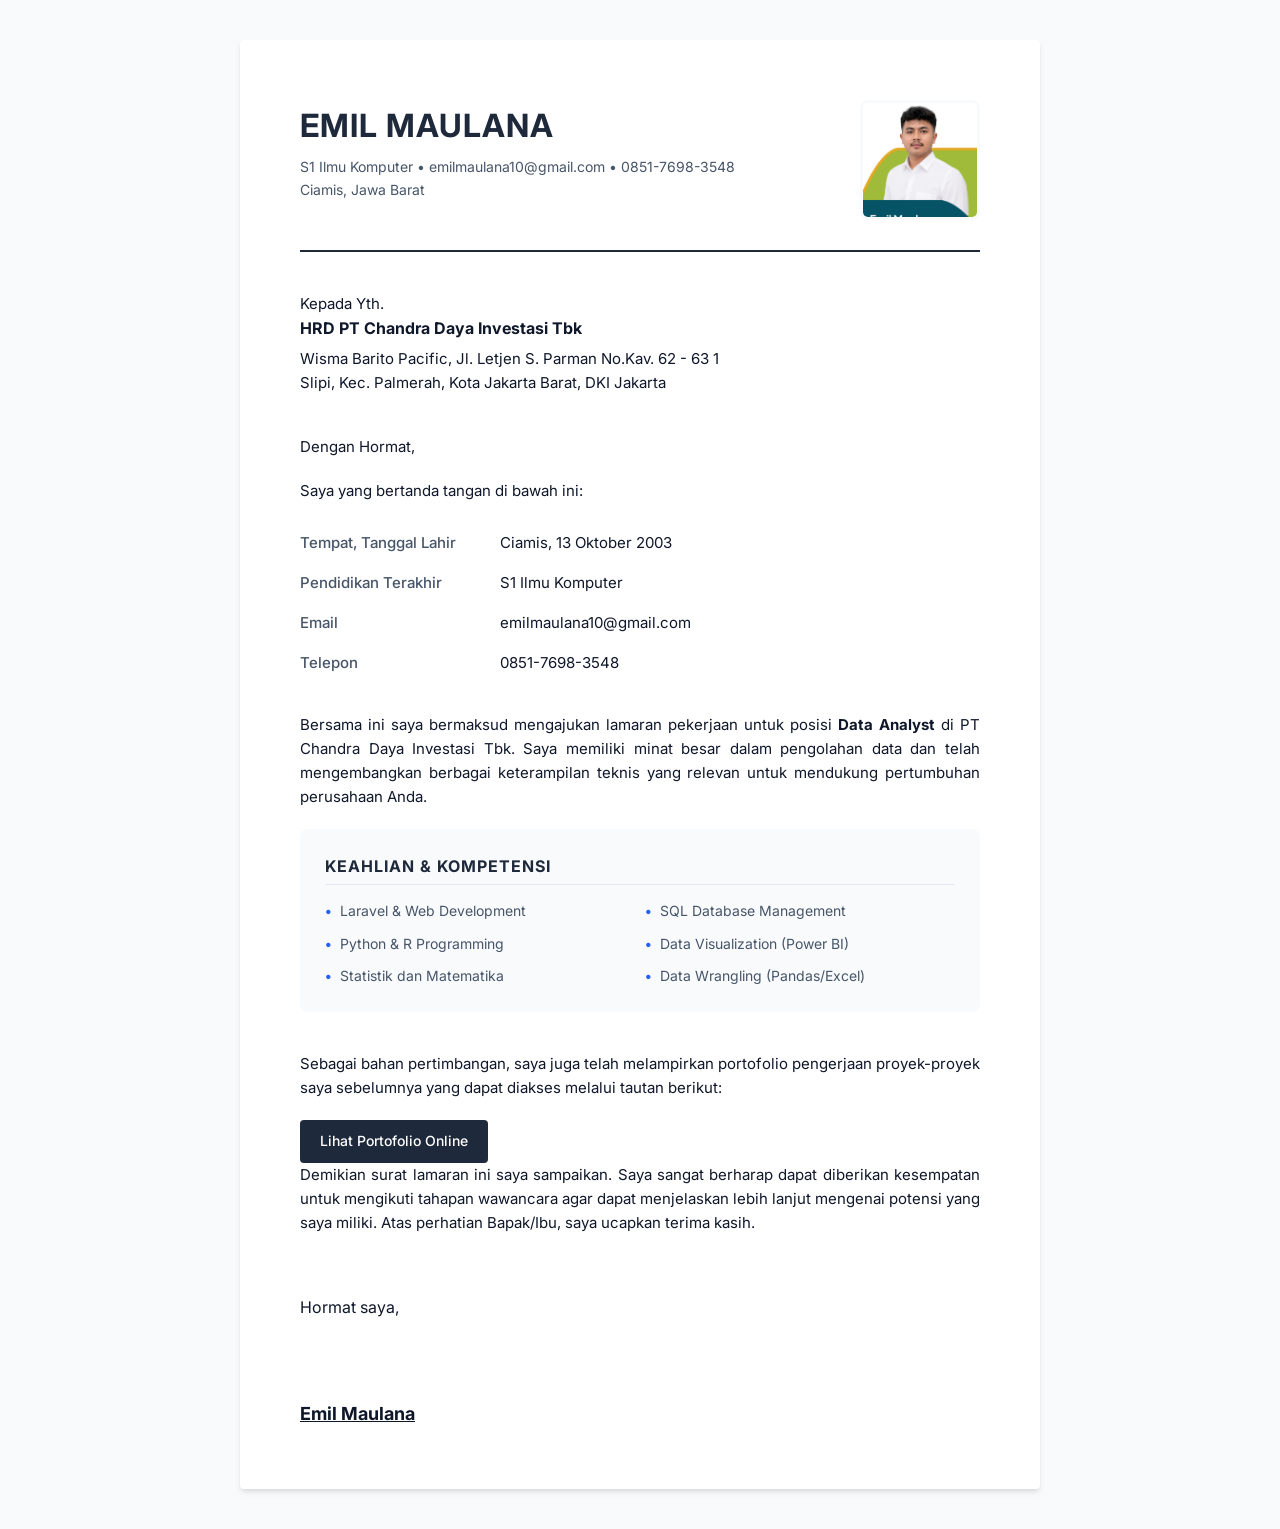
<file: pertemuan-1/index.html>
<!DOCTYPE html>
<html lang="id">
<head>
    <meta charset="UTF-8">
    <meta name="viewport" content="width=device-width, initial-scale=1.0">
    <title>Surat Lamaran Kerja - Emil Maulana</title>
    <link href="https://fonts.googleapis.com/css2?family=Inter:wght@400;500;600;700&family=Lora:wght@400;500&display=swap" rel="stylesheet">
    <style>
        :root {
            --primary: #1e293b;
            --accent: #2563eb;
            --text-dark: #0f172a;
            --text-light: #475569;
            --bg-gray: #f8fafc;
            --border: #e2e8f0;
        }

        * {
            margin: 0;
            padding: 0;
            box-sizing: border-box;
        }

        body {
            background-color: var(--bg-gray);
            font-family: 'Inter', sans-serif;
            color: var(--text-dark);
            line-height: 1.6;
            padding: 40px 20px;
        }

        .paper {
            max-width: 800px;
            margin: 0 auto;
            background: #fff;
            padding: 60px;
            box-shadow: 0 4px 6px -1px rgba(0, 0, 0, 0.1), 0 2px 4px -1px rgba(0, 0, 0, 0.06);
            border-radius: 4px;
            position: relative;
        }

        .header {
            display: flex;
            justify-content: space-between;
            align-items: flex-start;
            border-bottom: 2px solid var(--primary);
            padding-bottom: 30px;
            margin-bottom: 40px;
        }

        .header-info h1 {
            font-size: 32px;
            text-transform: uppercase;
            letter-spacing: 1px;
            color: var(--primary);
            margin-bottom: 5px;
        }

        .header-info p {
            color: var(--text-light);
            font-size: 14px;
        }

        .profile-img {
            width: 120px;
            height: 120px;
            border-radius: 8px;
            object-fit: cover;
            border: 3px solid var(--bg-gray);
        }

        .recipient-info {
            margin-bottom: 40px;
            font-size: 15px;
        }

        .recipient-info b {
            display: block;
            margin-bottom: 5px;
            font-size: 16px;
        }

        .letter-content {
            font-family: 'Inter', sans-serif;
            font-size: 15px;
            color: var(--text-dark);
            margin-bottom: 40px;
        }

        .letter-content p {
            margin-bottom: 20px;
            text-align: justify;
        }

        .personal-data {
            width: 100%;
            margin-bottom: 30px;
            border-collapse: collapse;
        }

        .personal-data th, .personal-data td {
            padding: 8px 0;
            text-align: left;
            vertical-align: top;
        }

        .personal-data th {
            width: 200px;
            color: var(--text-light);
            font-weight: 500;
        }

        .skills-section {
            background: var(--bg-gray);
            padding: 25px;
            border-radius: 8px;
            margin-bottom: 40px;
        }

        .skills-section h3 {
            font-size: 16px;
            text-transform: uppercase;
            letter-spacing: 1px;
            margin-bottom: 15px;
            color: var(--primary);
            border-bottom: 1px solid var(--border);
            padding-bottom: 5px;
        }

        .skills-grid {
            display: grid;
            grid-template-columns: repeat(2, 1fr);
            gap: 10px;
        }

        .skill-item {
            display: flex;
            align-items: center;
            font-size: 14px;
            color: var(--text-light);
        }

        .skill-item::before {
            content: "•";
            color: var(--accent);
            font-weight: bold;
            margin-right: 8px;
        }

        .portfolio-link {
            display: inline-block;
            background: var(--primary);
            color: white;
            padding: 10px 20px;
            border-radius: 4px;
            text-decoration: none;
            font-size: 14px;
            font-weight: 500;
            transition: background 0.3s;
        }

        .portfolio-link:hover {
            background: var(--accent);
        }

        .signature {
            margin-top: 60px;
        }

        .signature p {
            margin-bottom: 80px;
        }

        .signature b {
            font-size: 18px;
            text-decoration: underline;
        }

        @media print {
            body { background: white; padding: 0; }
            .paper { box-shadow: none; padding: 0; }
            .portfolio-link { border: 1px solid #000; color: #000; background: none; }
        }
    </style>
</head>
<body>
    <div class="paper">
        <div class="header">
            <div class="header-info">
                <h1>Emil Maulana</h1>
                <p>S1 Ilmu Komputer • emilmaulana10@gmail.com • 0851-7698-3548</p>
                <p>Ciamis, Jawa Barat</p>
            </div>
            <img src="emil.png" alt="Emil Maulana" class="profile-img">
        </div>

        <div class="recipient-info">
            <p>Kepada Yth.</p>
            <b>HRD PT Chandra Daya Investasi Tbk</b>
            <p>Wisma Barito Pacific, Jl. Letjen S. Parman No.Kav. 62 - 63 1</p>
            <p>Slipi, Kec. Palmerah, Kota Jakarta Barat, DKI Jakarta</p>
        </div>

        <div class="letter-content">
            <p>Dengan Hormat,</p>
            <p>Saya yang bertanda tangan di bawah ini:</p>

            <table class="personal-data">
                <tr>
                    <th>Tempat, Tanggal Lahir</th>
                    <td>Ciamis, 13 Oktober 2003</td>
                </tr>
                <tr>
                    <th>Pendidikan Terakhir</th>
                    <td>S1 Ilmu Komputer</td>
                </tr>
                <tr>
                    <th>Email</th>
                    <td>emilmaulana10@gmail.com</td>
                </tr>
                <tr>
                    <th>Telepon</th>
                    <td>0851-7698-3548</td>
                </tr>
            </table>

            <p>Bersama ini saya bermaksud mengajukan lamaran pekerjaan untuk posisi <b>Data Analyst</b> di PT Chandra Daya Investasi Tbk. Saya memiliki minat besar dalam pengolahan data dan telah mengembangkan berbagai keterampilan teknis yang relevan untuk mendukung pertumbuhan perusahaan Anda.</p>

            <div class="skills-section">
                <h3>Keahlian & Kompetensi</h3>
                <div class="skills-grid">
                    <div class="skill-item">Laravel & Web Development</div>
                    <div class="skill-item">SQL Database Management</div>
                    <div class="skill-item">Python & R Programming</div>
                    <div class="skill-item">Data Visualization (Power BI)</div>
                    <div class="skill-item">Statistik dan Matematika</div>
                    <div class="skill-item">Data Wrangling (Pandas/Excel)</div>
                </div>
            </div>

            <p>Sebagai bahan pertimbangan, saya juga telah melampirkan portofolio pengerjaan proyek-proyek saya sebelumnya yang dapat diakses melalui tautan berikut:</p>
            <a href="https://emil-maulana.vercel.app/" target="_blank" class="portfolio-link">Lihat Portofolio Online</a>

            <p>Demikian surat lamaran ini saya sampaikan. Saya sangat berharap dapat diberikan kesempatan untuk mengikuti tahapan wawancara agar dapat menjelaskan lebih lanjut mengenai potensi yang saya miliki. Atas perhatian Bapak/Ibu, saya ucapkan terima kasih.</p>
        </div>

        <div class="signature">
            <p>Hormat saya,</p>
            <b>Emil Maulana</b>
        </div>
    </div>
</body>
</html>
</file>
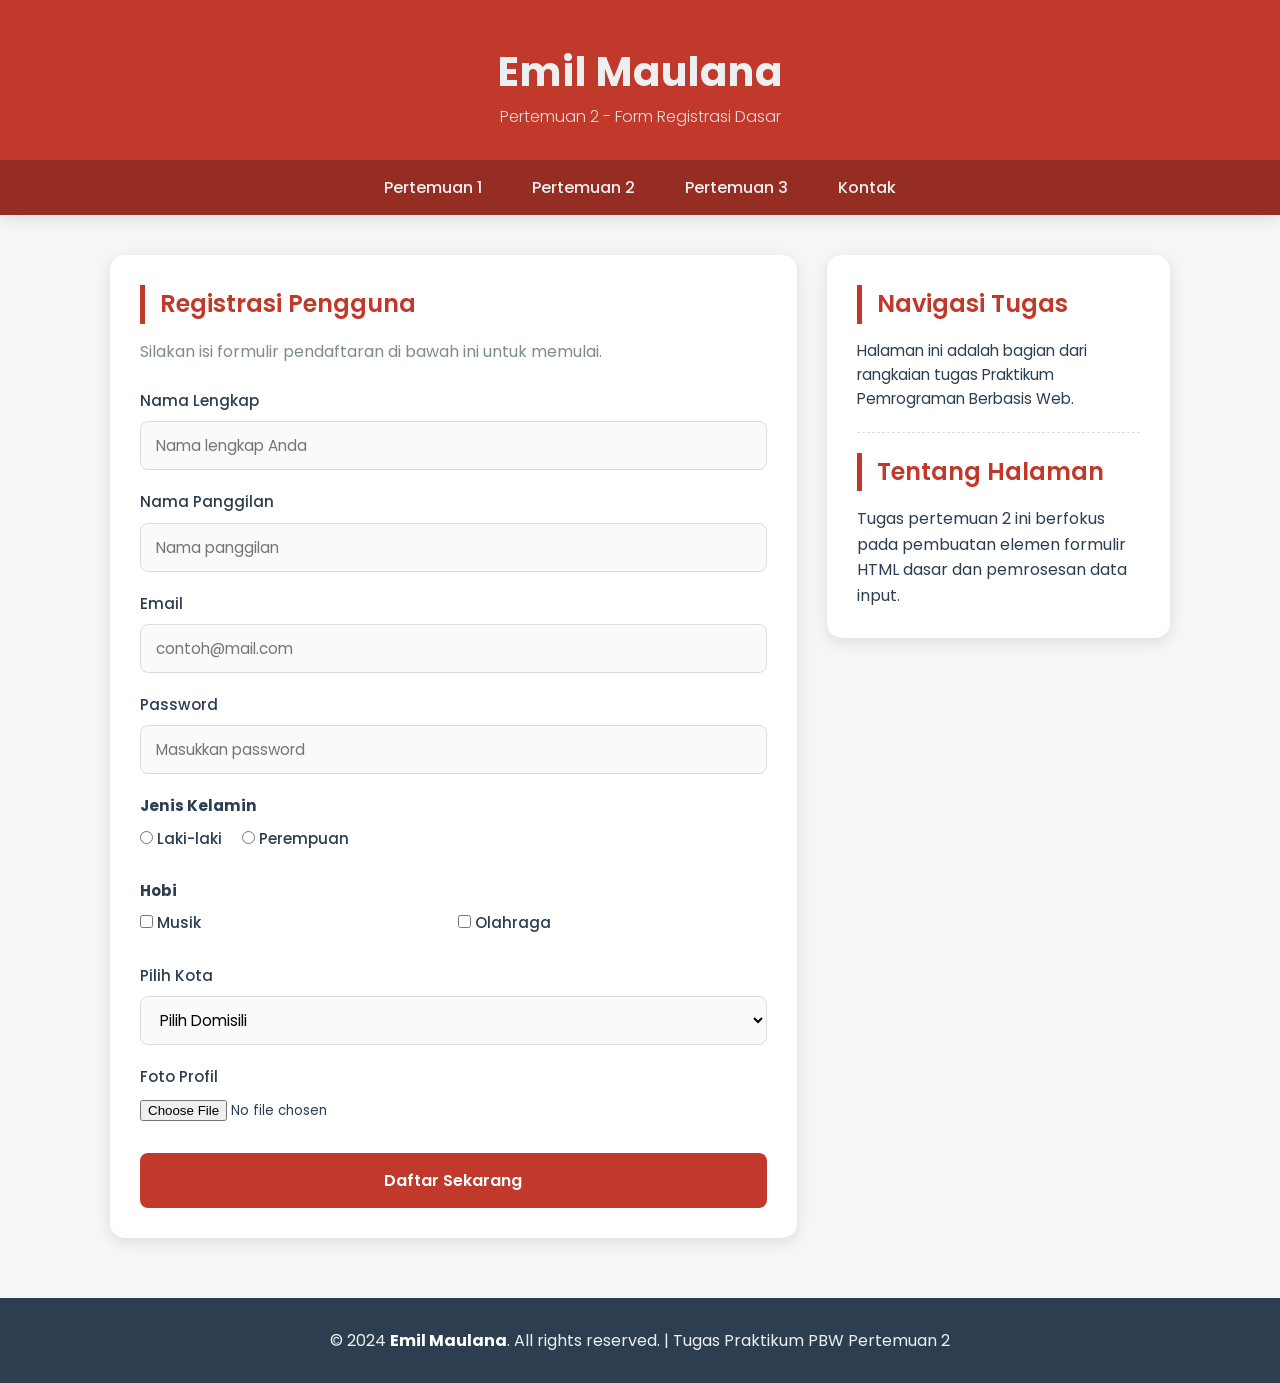
<file: pertemuan-2/index.html>
<!DOCTYPE html>
<html lang="id">
<head>
    <meta charset="UTF-8">
    <meta name="viewport" content="width=device-width, initial-scale=1.0">
    <title>Halaman Web Emil Maulana - Pertemuan 2</title>
    <link rel="stylesheet" href="style.css">
    <link href="https://fonts.googleapis.com/css2?family=Poppins:wght@300;400;500;600;700&display=swap" rel="stylesheet">
</head>
<body>
    <header>
        <div class="header-container">
            <h1 class="judul">Emil Maulana</h1>
            <p>Pertemuan 2 - Form Registrasi Dasar</p>
        </div>
        <nav>
            <ul>
                <li><a href="../pertemuan-1/index.html">Pertemuan 1</a></li>
                <li><a href="index.html">Pertemuan 2</a></li>
                <li><a href="../pertemuan-3/index.html">Pertemuan 3</a></li>
                <li><a href="#">Kontak</a></li>
            </ul>
        </nav>
    </header>

    <div class="container">
        <main class="content">
            <div class="form-card">
                <h2>Registrasi Pengguna</h2>
                <p>Silakan isi formulir pendaftaran di bawah ini untuk memulai.</p>
                <form action="" method="post" enctype="multipart/form-data">
                    <div class="form-group">
                        <label for="nama">Nama Lengkap</label>
                        <input type="text" name="name" placeholder="Nama lengkap Anda" id="nama" required>
                    </div>

                    <div class="form-group">
                        <label for="NickName">Nama Panggilan</label>
                        <input type="text" name="NickName" id="NickName" placeholder="Nama panggilan" required>
                    </div>

                    <div class="form-group">
                        <label for="email">Email</label>
                        <input type="email" name="email" placeholder="contoh@mail.com" id="email" required>
                    </div>

                    <div class="form-group">
                        <label for="password">Password</label>
                        <input type="password" name="Password" placeholder="Masukkan password" id="password" required>
                    </div>

                    <div class="form-group">
                        <label><b>Jenis Kelamin</b></label>
                        <div class="options-flex">
                            <label class="radio-label"><input type="radio" name="gender" value="male" required> Laki-laki</label>
                            <label class="radio-label"><input type="radio" name="gender" value="female"> Perempuan</label>
                        </div>
                    </div>

                    <div class="form-group">
                        <label><b>Hobi</b></label>
                        <div class="options-grid">
                            <label><input type="checkbox" name="hobi[]" value="musik"> Musik</label>
                            <label><input type="checkbox" name="hobi[]" value="olahraga"> Olahraga</label>
                        </div>
                    </div>

                    <div class="form-group">
                        <label for="kota">Pilih Kota</label>
                        <select id="kota" name="kota" required>
                            <option value="" disabled selected>Pilih Domisili</option>
                            <option value="jkt">Jakarta</option>
                            <option value="sby">Surabaya</option>
                            <option value="mlg">Malang</option>
                            <option value="bdg">Bandung</option>
                            <option value="krw">Karawang</option>
                        </select>
                    </div>

                    <div class="form-group">
                        <label for="file">Foto Profil</label>
                        <input type="file" name="file" accept=".png,.jpg,.jpeg" id="file">
                    </div>

                    <button type="submit" class="btn">Daftar Sekarang</button>
                </form>
            </div>
        </main>

        <aside class="sidebar">
            <div class="sidebar-card">
                <h2>Navigasi Tugas</h2>
                <div class="sidebar-content">
                    <p>Halaman ini adalah bagian dari rangkaian tugas Praktikum Pemrograman Berbasis Web.</p>
                </div>
                <hr>
                <h2>Tentang Halaman</h2>
                <p>Tugas pertemuan 2 ini berfokus pada pembuatan elemen formulir HTML dasar dan pemrosesan data input.</p>
            </div>
        </aside>
    </div>

    <footer>
        <p>&copy; 2024 <b>Emil Maulana</b>. All rights reserved. | Tugas Praktikum PBW Pertemuan 2</p>
    </footer>
</body>
</html>
</file>
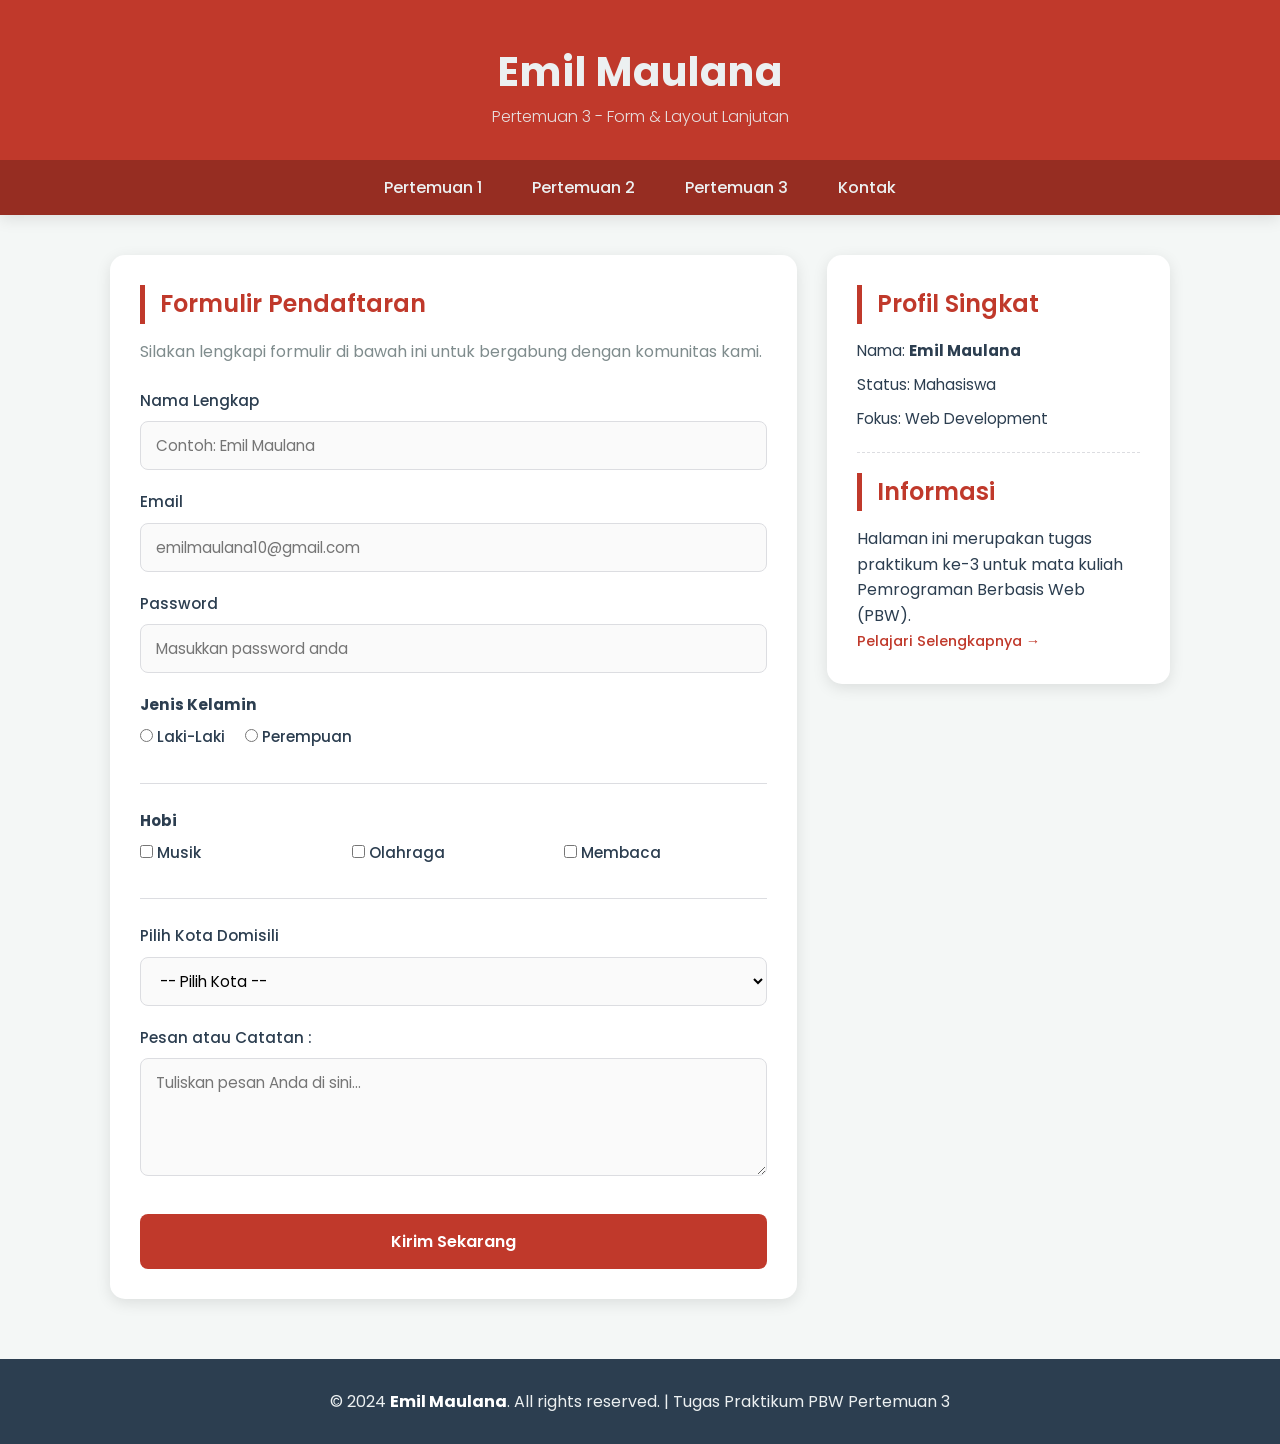
<file: pertemuan-3/index.html>
<!DOCTYPE html>
<html lang="id">
<head>
    <meta charset="UTF-8">
    <meta name="viewport" content="width=device-width, initial-scale=1.0">
    <title>Halaman Web Emil Maulana - Pertemuan 3</title>
    <link rel="stylesheet" href="style.css">
    <link href="https://fonts.googleapis.com/css2?family=Poppins:wght@300;400;500;600;700&display=swap" rel="stylesheet">
</head>
<body>
    <header>
        <div class="header-container">
            <h1 class="judul">Emil Maulana</h1>
            <p>Pertemuan 3 - Form & Layout Lanjutan</p>
        </div>
        <nav>
            <ul>
                <li><a href="../pertemuan-1/index.html">Pertemuan 1</a></li>
                <li><a href="../pertemuan-2/index.html">Pertemuan 2</a></li>
                <li><a href="index.html">Pertemuan 3</a></li>
                <li><a href="#">Kontak</a></li>
            </ul>
        </nav>
    </header>

    <div class="container">
        <main class="content">
            <div class="form-card">
                <h2>Formulir Pendaftaran</h2>
                <p>Silakan lengkapi formulir di bawah ini untuk bergabung dengan komunitas kami.</p>
                <form action="#" method="POST">
                    <div class="form-group">
                        <label for="nama">Nama Lengkap</label>
                        <input type="text" id="nama" name="nama" required placeholder="Contoh: Emil Maulana">
                    </div>

                    <div class="form-group">
                        <label for="email">Email</label>
                        <input type="email" id="email" name="email" required placeholder="emilmaulana10@gmail.com">
                    </div>

                    <div class="form-group">
                        <label for="pw">Password</label>
                        <input type="password" id="pw" name="password" required placeholder="Masukkan password anda">
                    </div>

                    <div class="form-group">
                        <label><b>Jenis Kelamin</b></label>
                        <div class="options-flex">
                            <label class="radio-label"><input name="gender" type="radio" value="laki-laki" required> Laki-Laki</label>
                            <label class="radio-label"><input name="gender" type="radio" value="perempuan"> Perempuan</label>
                        </div>
                    </div>

                    <hr class="form-divider">

                    <div class="form-group">
                        <label><b>Hobi</b></label>
                        <div class="options-grid">
                            <label><input type="checkbox" name="hobi[]" value="musik"> Musik</label>
                            <label><input type="checkbox" name="hobi[]" value="olahraga"> Olahraga</label>
                            <label><input type="checkbox" name="hobi[]" value="membaca"> Membaca</label>
                        </div>
                    </div>

                    <hr class="form-divider">

                    <div class="form-group">
                        <label for="kota">Pilih Kota Domisili</label>
                        <select id="kota" name="kota" required>
                            <option value="" disabled selected>-- Pilih Kota --</option>
                            <option value="jkt">Jakarta</option>
                            <option value="sby">Surabaya</option>
                            <option value="mlg">Malang</option>
                            <option value="bdg">Bandung</option>
                            <option value="krw">Karawang</option>
                        </select>
                    </div>

                    <div class="form-group">
                        <label for="komentar">Pesan atau Catatan :</label>
                        <textarea id="komentar" name="komentar" rows="4" placeholder="Tuliskan pesan Anda di sini..."></textarea>
                    </div>

                    <button type="submit" class="btn">Kirim Sekarang</button>
                </form>
            </div>
        </main>

        <aside class="sidebar">
            <div class="sidebar-card">
                <h2>Profil Singkat</h2>
                <div class="sidebar-content">
                    <p>Nama: <b>Emil Maulana</b></p>
                    <p>Status: Mahasiswa</p>
                    <p>Fokus: Web Development</p>
                </div>
                <hr>
                <h2>Informasi</h2>
                <p>Halaman ini merupakan tugas praktikum ke-3 untuk mata kuliah Pemrograman Berbasis Web (PBW).</p>
                <a href="#" class="sidebar-link">Pelajari Selengkapnya →</a>
            </div>
        </aside>
    </div>

    <footer>
        <p>&copy; 2024 <b>Emil Maulana</b>. All rights reserved. | Tugas Praktikum PBW Pertemuan 3</p>
    </footer>
</body>
</html>
</file>
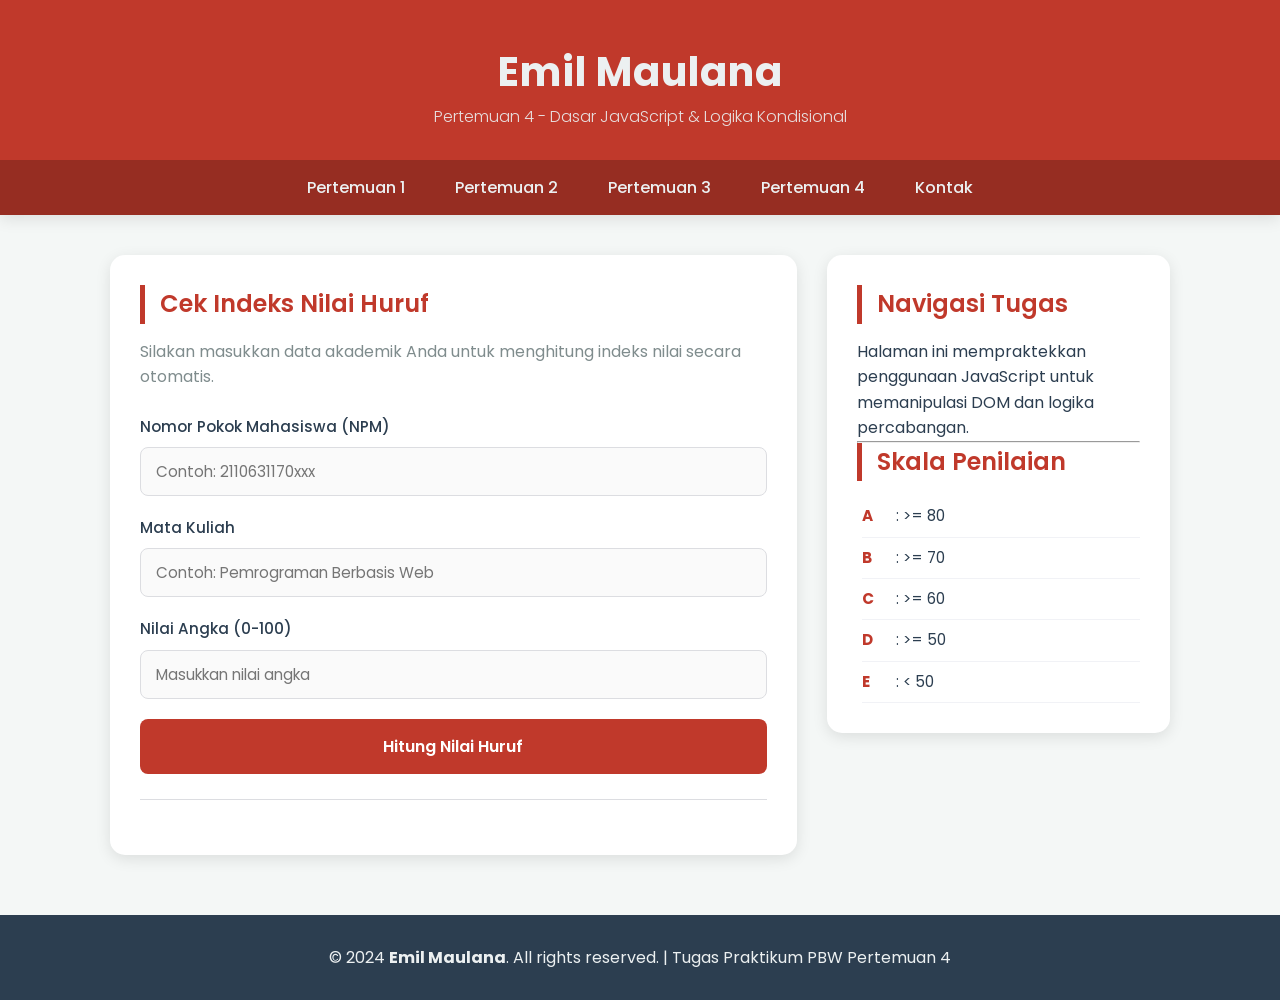
<file: pertemuan-4/index.html>
<!DOCTYPE html>
<html lang="id">
<head>
    <meta charset="UTF-8">
    <meta name="viewport" content="width=device-width, initial-scale=1.0">
    <title>Halaman Web Emil Maulana - Pertemuan 4</title>
    <link rel="stylesheet" href="style.css">
    <link href="https://fonts.googleapis.com/css2?family=Poppins:wght@300;400;500;600;700&display=swap" rel="stylesheet">
</head>
<body>
    <header>
        <div class="header-container">
            <h1 class="judul">Emil Maulana</h1>
            <p>Pertemuan 4 - Dasar JavaScript & Logika Kondisional</p>
        </div>
        <nav>
            <ul>
                <li><a href="../pertemuan-1/index.html">Pertemuan 1</a></li>
                <li><a href="../pertemuan-2/index.html">Pertemuan 2</a></li>
                <li><a href="../pertemuan-3/index.html">Pertemuan 3</a></li>
                <li><a href="index.html">Pertemuan 4</a></li>
                <li><a href="#">Kontak</a></li>
            </ul>
        </nav>
    </header>

    <div class="container">
        <main class="content">
            <div class="form-card">
                <h2>Cek Indeks Nilai Huruf</h2>
                <p>Silakan masukkan data akademik Anda untuk menghitung indeks nilai secara otomatis.</p>
                
                <div class="form-group">
                    <label for="npm">Nomor Pokok Mahasiswa (NPM)</label>
                    <input type="text" id="npm" name="npm" placeholder="Contoh: 2110631170xxx">
                </div>

                <div class="form-group">
                    <label for="mk">Mata Kuliah</label>
                    <input type="text" id="mk" name="mk" placeholder="Contoh: Pemrograman Berbasis Web">
                </div>

                <div class="form-group">
                    <label for="nilai">Nilai Angka (0-100)</label>
                    <input type="number" id="nilai" name="nilai" placeholder="Masukkan nilai angka">
                </div>

                <button class="btn" onclick="ubahHuruf()">Hitung Nilai Huruf</button>

                <hr class="form-divider">

                <div id="result-container" class="result-box" style="display: none;">
                    <h3>Hasil Perhitungan:</h3>
                    <div class="result-details">
                        <p>NPM: <span id="res-npm"></span></p>
                        <p>Mata Kuliah: <span id="res-mk"></span></p>
                        <p class="grade-display">Grade Anda: <span id="hasil"></span></p>
                    </div>
                </div>
            </div>
        </main>

        <aside class="sidebar">
            <div class="sidebar-card">
                <h2>Navigasi Tugas</h2>
                <div class="sidebar-content">
                    <p>Halaman ini mempraktekkan penggunaan JavaScript untuk memanipulasi DOM dan logika percabangan.</p>
                </div>
                <hr>
                <h2>Skala Penilaian</h2>
                <ul class="grade-scale">
                    <li><b>A</b> : >= 80</li>
                    <li><b>B</b> : >= 70</li>
                    <li><b>C</b> : >= 60</li>
                    <li><b>D</b> : >= 50</li>
                    <li><b>E</b> : < 50</li>
                </ul>
            </div>
        </aside>
    </div>

    <footer>
        <p>&copy; 2024 <b>Emil Maulana</b>. All rights reserved. | Tugas Praktikum PBW Pertemuan 4</p>
    </footer>

    <script src="script.js"></script>
</body>
</html>
</file>
<file: pertemuan-2/style.css>
/* Import Google Font */
@import url('https://fonts.googleapis.com/css2?family=Poppins:wght@300;400;500;600;700&display=swap');

:root {
    --primary-red: #c0392b;
    --dark-red: #962d22;
    --light-red: #e74c3c;
    --bg-light: #f4f7f6;
    --text-dark: #2c3e50;
    --text-light: #ecf0f1;
    --white: #ffffff;
    --gray-light: #dcdde1;
    --shadow: 0 4px 15px rgba(0, 0, 0, 0.1);
}

* {
    margin: 0;
    padding: 0;
    box-sizing: border-box;
    font-family: 'Poppins', sans-serif;
}

body {
    background-color: var(--bg-light);
    color: var(--text-dark);
    line-height: 1.6;
}

/* Header & Navigation */
header {
    background-color: var(--primary-red);
    color: var(--text-light);
    padding-top: 40px;
    box-shadow: var(--shadow);
}

.header-container {
    text-align: center;
    padding-bottom: 30px;
}

.header-container h1 {
    font-size: 2.5rem;
    font-weight: 700;
    letter-spacing: 1px;
}

.header-container p {
    font-weight: 300;
    opacity: 0.9;
}

nav {
    background-color: var(--dark-red);
    padding: 15px 0;
    position: sticky;
    top: 0;
    z-index: 100;
}

nav ul {
    list-style: none;
    display: flex;
    justify-content: center;
    gap: 30px;
}

nav ul li a {
    color: var(--text-light);
    text-decoration: none;
    font-weight: 500;
    font-size: 1rem;
    transition: 0.3s;
    padding: 5px 10px;
    border-radius: 5px;
}

nav ul li a:hover {
    background-color: rgba(255, 255, 255, 0.1);
    color: var(--white);
}

/* Container & Layout */
.container {
    max-width: 1100px;
    margin: 40px auto;
    display: flex;
    gap: 30px;
    padding: 0 20px;
}

.content {
    flex: 2;
}

.sidebar {
    flex: 1;
}

/* Form Card Styling */
.form-card, .sidebar-card {
    background-color: var(--white);
    padding: 30px;
    border-radius: 15px;
    box-shadow: var(--shadow);
}

h2 {
    color: var(--primary-red);
    margin-bottom: 15px;
    font-weight: 600;
    border-left: 5px solid var(--primary-red);
    padding-left: 15px;
}

.form-card p {
    margin-bottom: 25px;
    color: #7f8c8d;
}

.form-group {
    margin-bottom: 20px;
}

.form-group label {
    display: block;
    margin-bottom: 8px;
    font-weight: 500;
    font-size: 0.95rem;
}

input[type="text"],
input[type="email"],
input[type="password"],
select,
textarea {
    width: 100%;
    padding: 12px 15px;
    border: 1px solid var(--gray-light);
    border-radius: 8px;
    font-size: 0.95rem;
    transition: 0.3s;
    background-color: #fafafa;
}

input:focus, select:focus, textarea:focus {
    outline: none;
    border-color: var(--primary-red);
    box-shadow: 0 0 0 3px rgba(192, 57, 43, 0.1);
}

.options-flex {
    display: flex;
    gap: 20px;
    margin-top: 5px;
}

.options-grid {
    display: grid;
    grid-template-columns: repeat(auto-fit, minmax(120px, 1fr));
    gap: 10px;
    margin-top: 5px;
}

.radio-label, label input[type="checkbox"] {
    cursor: pointer;
    font-weight: 400;
}

.form-divider {
    border: 0;
    border-top: 1px solid var(--gray-light);
    margin: 25px 0;
}

/* Button Styling */
.btn {
    width: 100%;
    padding: 15px;
    background-color: var(--primary-red);
    color: var(--white);
    border: none;
    border-radius: 8px;
    font-size: 1rem;
    font-weight: 600;
    cursor: pointer;
    transition: 0.3s;
    margin-top: 10px;
}

.btn:hover {
    background-color: var(--dark-red);
    transform: translateY(-2px);
    box-shadow: 0 5px 15px rgba(192, 57, 43, 0.3);
}

.btn:active {
    transform: translateY(0);
}

/* Sidebar Styling */
.sidebar-content {
    margin-bottom: 20px;
}

.sidebar-content p {
    margin-bottom: 10px;
    font-size: 0.95rem;
}

.sidebar hr {
    margin: 20px 0;
    border: 0;
    border-top: 1px dashed var(--gray-light);
}

.sidebar-link {
    color: var(--primary-red);
    text-decoration: none;
    font-weight: 500;
    font-size: 0.9rem;
    transition: 0.3s;
}

.sidebar-link:hover {
    text-decoration: underline;
    color: var(--dark-red);
}

/* Footer Styling */
footer {
    text-align: center;
    padding: 30px;
    background-color: #2c3e50;
    color: var(--text-light);
    margin-top: 60px;
}

footer b {
    color: var(--white);
}

/* Responsive Design */
@media (max-width: 768px) {
    .container {
        flex-direction: column;
    }
    
    nav ul {
        flex-wrap: wrap;
        gap: 15px;
    }
    
    .header-container h1 {
        font-size: 2rem;
    }
}
</file>
<file: pertemuan-3/style.css>
/* Import Google Font */
@import url('https://fonts.googleapis.com/css2?family=Poppins:wght@300;400;500;600;700&display=swap');

:root {
    --primary-red: #c0392b;
    --dark-red: #962d22;
    --light-red: #e74c3c;
    --bg-light: #f4f7f6;
    --text-dark: #2c3e50;
    --text-light: #ecf0f1;
    --white: #ffffff;
    --gray-light: #dcdde1;
    --shadow: 0 4px 15px rgba(0, 0, 0, 0.1);
}

* {
    margin: 0;
    padding: 0;
    box-sizing: border-box;
    font-family: 'Poppins', sans-serif;
}

body {
    background-color: var(--bg-light);
    color: var(--text-dark);
    line-height: 1.6;
}

/* Header & Navigation */
header {
    background-color: var(--primary-red);
    color: var(--text-light);
    padding-top: 40px;
    box-shadow: var(--shadow);
}

.header-container {
    text-align: center;
    padding-bottom: 30px;
}

.header-container h1 {
    font-size: 2.5rem;
    font-weight: 700;
    letter-spacing: 1px;
}

.header-container p {
    font-weight: 300;
    opacity: 0.9;
}

nav {
    background-color: var(--dark-red);
    padding: 15px 0;
    position: sticky;
    top: 0;
    z-index: 100;
}

nav ul {
    list-style: none;
    display: flex;
    justify-content: center;
    gap: 30px;
}

nav ul li a {
    color: var(--text-light);
    text-decoration: none;
    font-weight: 500;
    font-size: 1rem;
    transition: 0.3s;
    padding: 5px 10px;
    border-radius: 5px;
}

nav ul li a:hover {
    background-color: rgba(255, 255, 255, 0.1);
    color: var(--white);
}

/* Container & Layout */
.container {
    max-width: 1100px;
    margin: 40px auto;
    display: flex;
    gap: 30px;
    padding: 0 20px;
}

.content {
    flex: 2;
}

.sidebar {
    flex: 1;
}

/* Form Card Styling */
.form-card, .sidebar-card {
    background-color: var(--white);
    padding: 30px;
    border-radius: 15px;
    box-shadow: var(--shadow);
}

h2 {
    color: var(--primary-red);
    margin-bottom: 15px;
    font-weight: 600;
    border-left: 5px solid var(--primary-red);
    padding-left: 15px;
}

.form-card p {
    margin-bottom: 25px;
    color: #7f8c8d;
}

.form-group {
    margin-bottom: 20px;
}

.form-group label {
    display: block;
    margin-bottom: 8px;
    font-weight: 500;
    font-size: 0.95rem;
}

input[type="text"],
input[type="email"],
input[type="password"],
select,
textarea {
    width: 100%;
    padding: 12px 15px;
    border: 1px solid var(--gray-light);
    border-radius: 8px;
    font-size: 0.95rem;
    transition: 0.3s;
    background-color: #fafafa;
}

input:focus, select:focus, textarea:focus {
    outline: none;
    border-color: var(--primary-red);
    box-shadow: 0 0 0 3px rgba(192, 57, 43, 0.1);
}

.options-flex {
    display: flex;
    gap: 20px;
    margin-top: 5px;
}

.options-grid {
    display: grid;
    grid-template-columns: repeat(auto-fit, minmax(120px, 1fr));
    gap: 10px;
    margin-top: 5px;
}

.radio-label, label input[type="checkbox"] {
    cursor: pointer;
    font-weight: 400;
}

.form-divider {
    border: 0;
    border-top: 1px solid var(--gray-light);
    margin: 25px 0;
}

/* Button Styling */
.btn {
    width: 100%;
    padding: 15px;
    background-color: var(--primary-red);
    color: var(--white);
    border: none;
    border-radius: 8px;
    font-size: 1rem;
    font-weight: 600;
    cursor: pointer;
    transition: 0.3s;
    margin-top: 10px;
}

.btn:hover {
    background-color: var(--dark-red);
    transform: translateY(-2px);
    box-shadow: 0 5px 15px rgba(192, 57, 43, 0.3);
}

.btn:active {
    transform: translateY(0);
}

/* Sidebar Styling */
.sidebar-content {
    margin-bottom: 20px;
}

.sidebar-content p {
    margin-bottom: 10px;
    font-size: 0.95rem;
}

.sidebar hr {
    margin: 20px 0;
    border: 0;
    border-top: 1px dashed var(--gray-light);
}

.sidebar-link {
    color: var(--primary-red);
    text-decoration: none;
    font-weight: 500;
    font-size: 0.9rem;
    transition: 0.3s;
}

.sidebar-link:hover {
    text-decoration: underline;
    color: var(--dark-red);
}

/* Footer Styling */
footer {
    text-align: center;
    padding: 30px;
    background-color: #2c3e50;
    color: var(--text-light);
    margin-top: 60px;
}

footer b {
    color: var(--white);
}

/* Responsive Design */
@media (max-width: 768px) {
    .container {
        flex-direction: column;
    }
    
    nav ul {
        flex-wrap: wrap;
        gap: 15px;
    }
    
    .header-container h1 {
        font-size: 2rem;
    }
}
</file>
<file: pertemuan-4/style.css>
/* Import Google Font */
@import url('https://fonts.googleapis.com/css2?family=Poppins:wght@300;400;500;600;700&display=swap');

:root {
    --primary-red: #c0392b;
    --dark-red: #962d22;
    --light-red: #e74c3c;
    --bg-light: #f4f7f6;
    --text-dark: #2c3e50;
    --text-light: #ecf0f1;
    --white: #ffffff;
    --gray-light: #dcdde1;
    --shadow: 0 4px 15px rgba(0, 0, 0, 0.1);
    --accent-blue: #3498db;
}

* {
    margin: 0;
    padding: 0;
    box-sizing: border-box;
    font-family: 'Poppins', sans-serif;
}

body {
    background-color: var(--bg-light);
    color: var(--text-dark);
    line-height: 1.6;
}

/* Header & Navigation */
header {
    background-color: var(--primary-red);
    color: var(--text-light);
    padding-top: 40px;
    box-shadow: var(--shadow);
}

.header-container {
    text-align: center;
    padding-bottom: 30px;
}

.header-container h1 {
    font-size: 2.5rem;
    font-weight: 700;
    letter-spacing: 1px;
}

.header-container p {
    font-weight: 300;
    opacity: 0.9;
}

nav {
    background-color: var(--dark-red);
    padding: 15px 0;
    position: sticky;
    top: 0;
    z-index: 100;
}

nav ul {
    list-style: none;
    display: flex;
    justify-content: center;
    gap: 30px;
}

nav ul li a {
    color: var(--text-light);
    text-decoration: none;
    font-weight: 500;
    font-size: 1rem;
    transition: 0.3s;
    padding: 5px 10px;
    border-radius: 5px;
}

nav ul li a:hover {
    background-color: rgba(255, 255, 255, 0.1);
    color: var(--white);
}

/* Container & Layout */
.container {
    max-width: 1100px;
    margin: 40px auto;
    display: flex;
    gap: 30px;
    padding: 0 20px;
}

.content {
    flex: 2;
}

.sidebar {
    flex: 1;
}

/* Form Card Styling */
.form-card, .sidebar-card {
    background-color: var(--white);
    padding: 30px;
    border-radius: 15px;
    box-shadow: var(--shadow);
}

h2 {
    color: var(--primary-red);
    margin-bottom: 15px;
    font-weight: 600;
    border-left: 5px solid var(--primary-red);
    padding-left: 15px;
}

.form-card p {
    margin-bottom: 25px;
    color: #7f8c8d;
}

.form-group {
    margin-bottom: 20px;
}

.form-group label {
    display: block;
    margin-bottom: 8px;
    font-weight: 500;
    font-size: 0.95rem;
}

input[type="text"],
input[type="number"] {
    width: 100%;
    padding: 12px 15px;
    border: 1px solid var(--gray-light);
    border-radius: 8px;
    font-size: 0.95rem;
    transition: 0.3s;
    background-color: #fafafa;
}

input:focus {
    outline: none;
    border-color: var(--primary-red);
    box-shadow: 0 0 0 3px rgba(192, 57, 43, 0.1);
}

.form-divider {
    border: 0;
    border-top: 1px solid var(--gray-light);
    margin: 25px 0;
}

/* Result Box Styling */
.result-box {
    background-color: #f8f9fa;
    padding: 20px;
    border-radius: 10px;
    border-left: 5px solid var(--accent-blue);
    margin-top: 20px;
    animation: slideDown 0.4s ease-out;
}

@keyframes slideDown {
    from { opacity: 0; transform: translateY(-10px); }
    to { opacity: 1; transform: translateY(0); }
}

.result-box h3 {
    font-size: 1.1rem;
    color: var(--text-dark);
    margin-bottom: 15px;
}

.result-details p {
    margin-bottom: 8px;
    font-size: 0.95rem;
}

.grade-display {
    font-size: 1.2rem;
    font-weight: 700;
    color: var(--primary-red);
    margin-top: 10px;
}

#hasil {
    font-size: 1.5rem;
    background: var(--primary-red);
    color: white;
    padding: 2px 12px;
    border-radius: 4px;
}

/* Button Styling */
.btn {
    width: 100%;
    padding: 15px;
    background-color: var(--primary-red);
    color: var(--white);
    border: none;
    border-radius: 8px;
    font-size: 1rem;
    font-weight: 600;
    cursor: pointer;
    transition: 0.3s;
}

.btn:hover {
    background-color: var(--dark-red);
    transform: translateY(-2px);
    box-shadow: 0 5px 15px rgba(192, 57, 43, 0.3);
}

/* Sidebar Grading Scale */
.grade-scale {
    list-style: none;
    padding-left: 5px;
}

.grade-scale li {
    padding: 8px 0;
    border-bottom: 1px solid #f1f2f6;
    font-size: 0.95rem;
}

.grade-scale li b {
    color: var(--primary-red);
    width: 30px;
    display: inline-block;
}

/* Footer Styling */
footer {
    text-align: center;
    padding: 30px;
    background-color: #2c3e50;
    color: var(--text-light);
    margin-top: 60px;
}

/* Responsive Design */
@media (max-width: 768px) {
    .container {
        flex-direction: column;
    }
}
</file>
